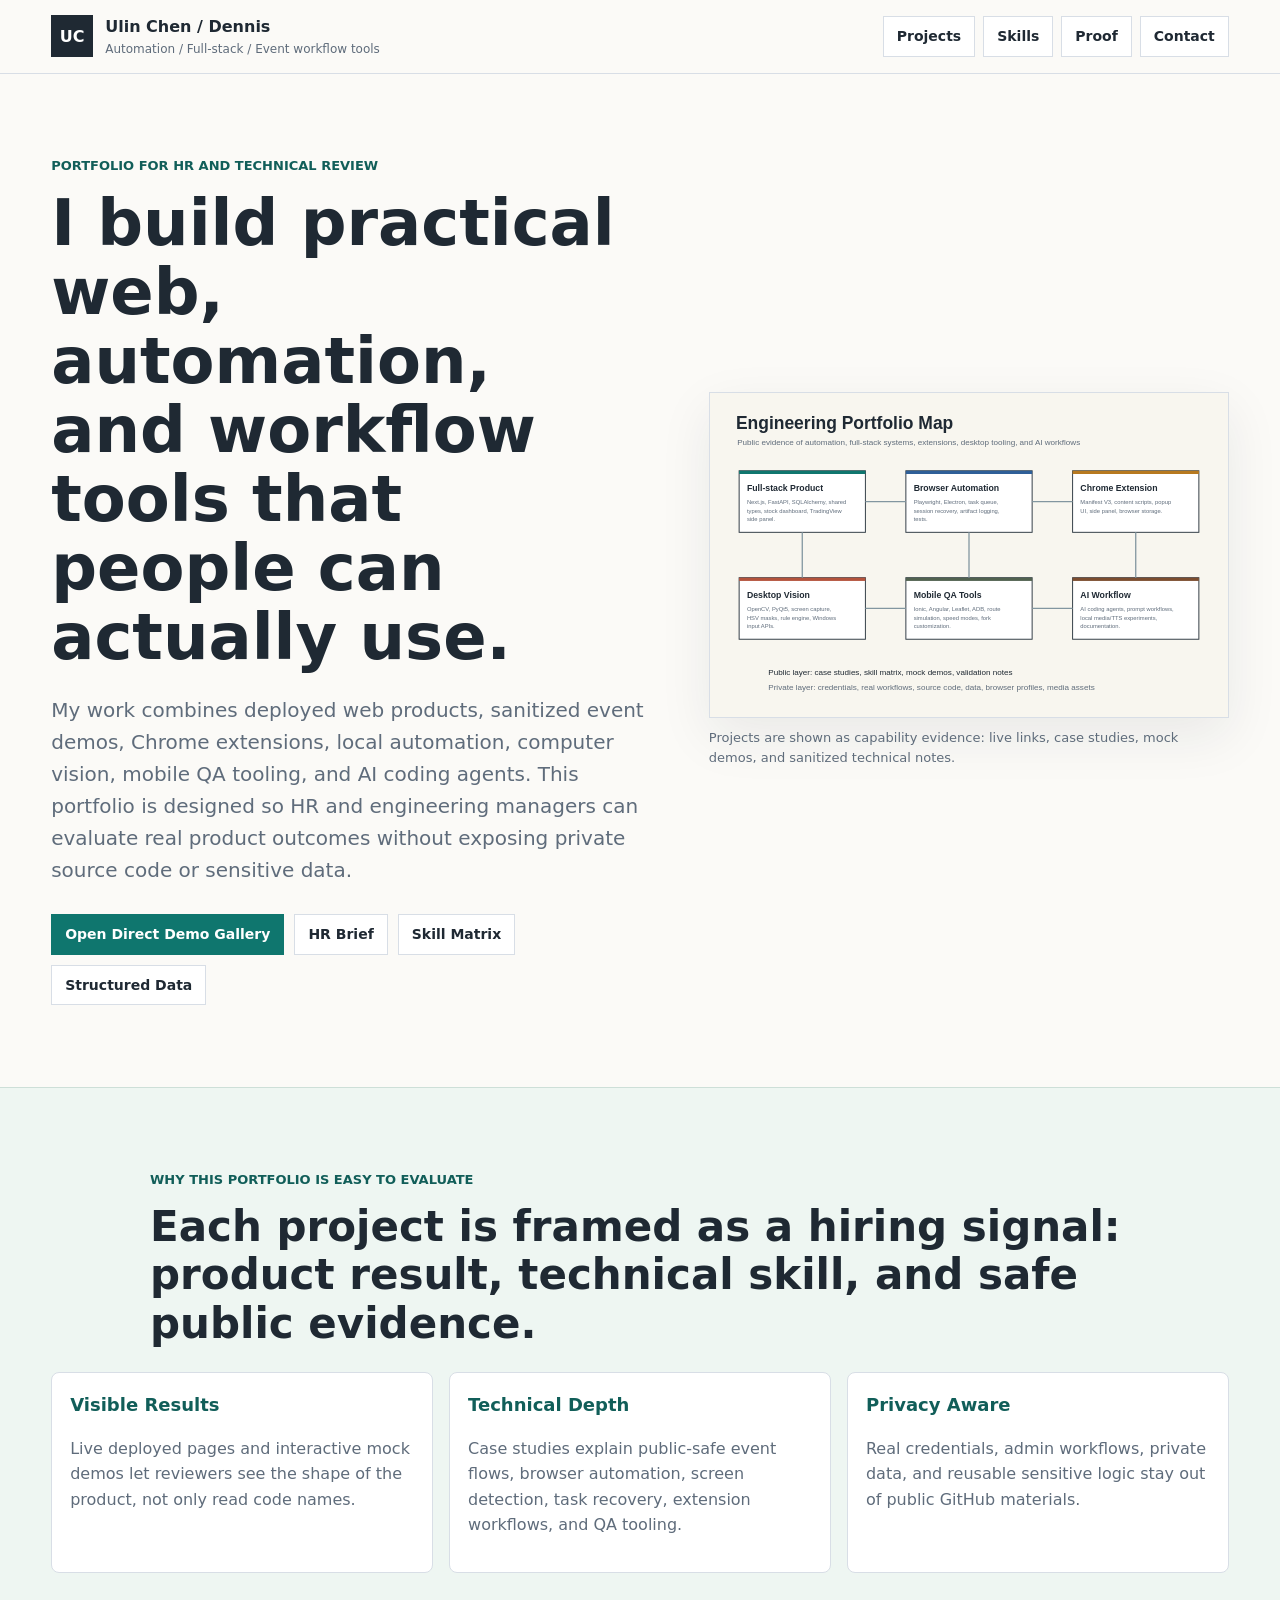
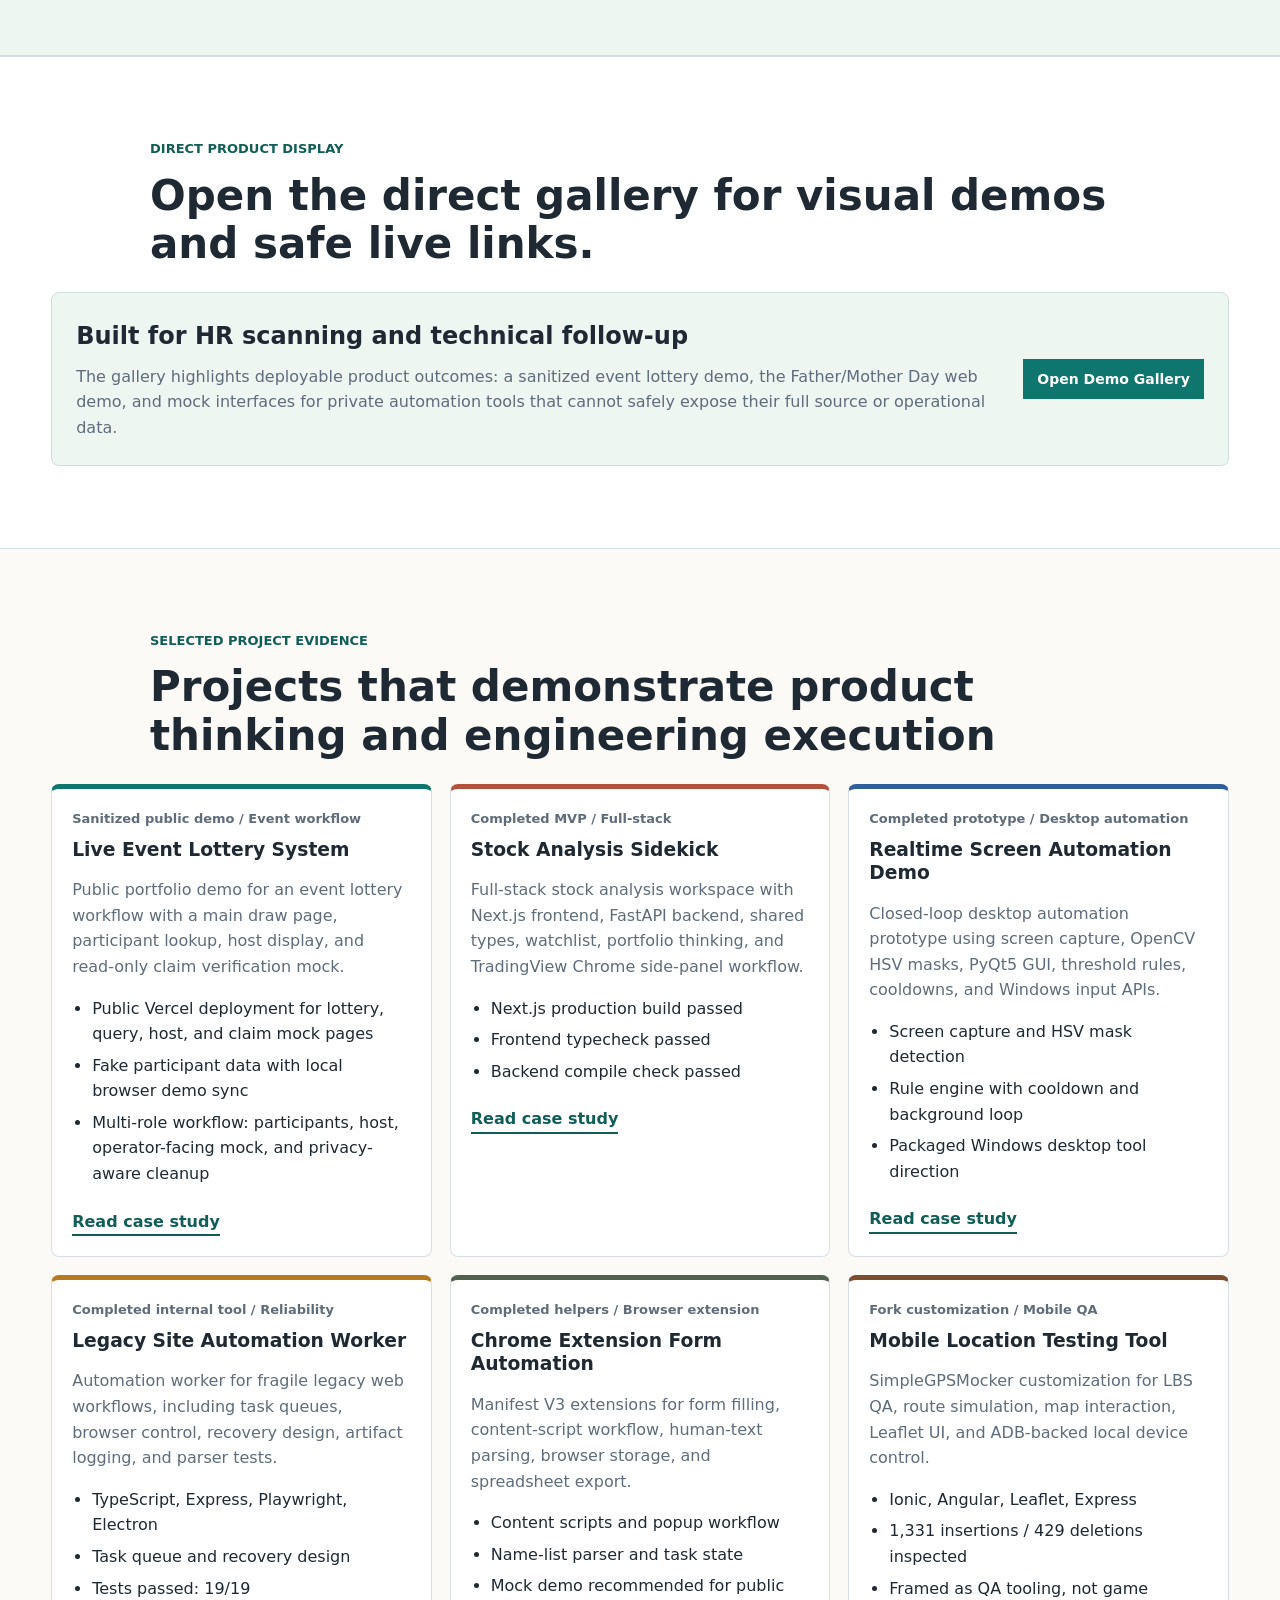
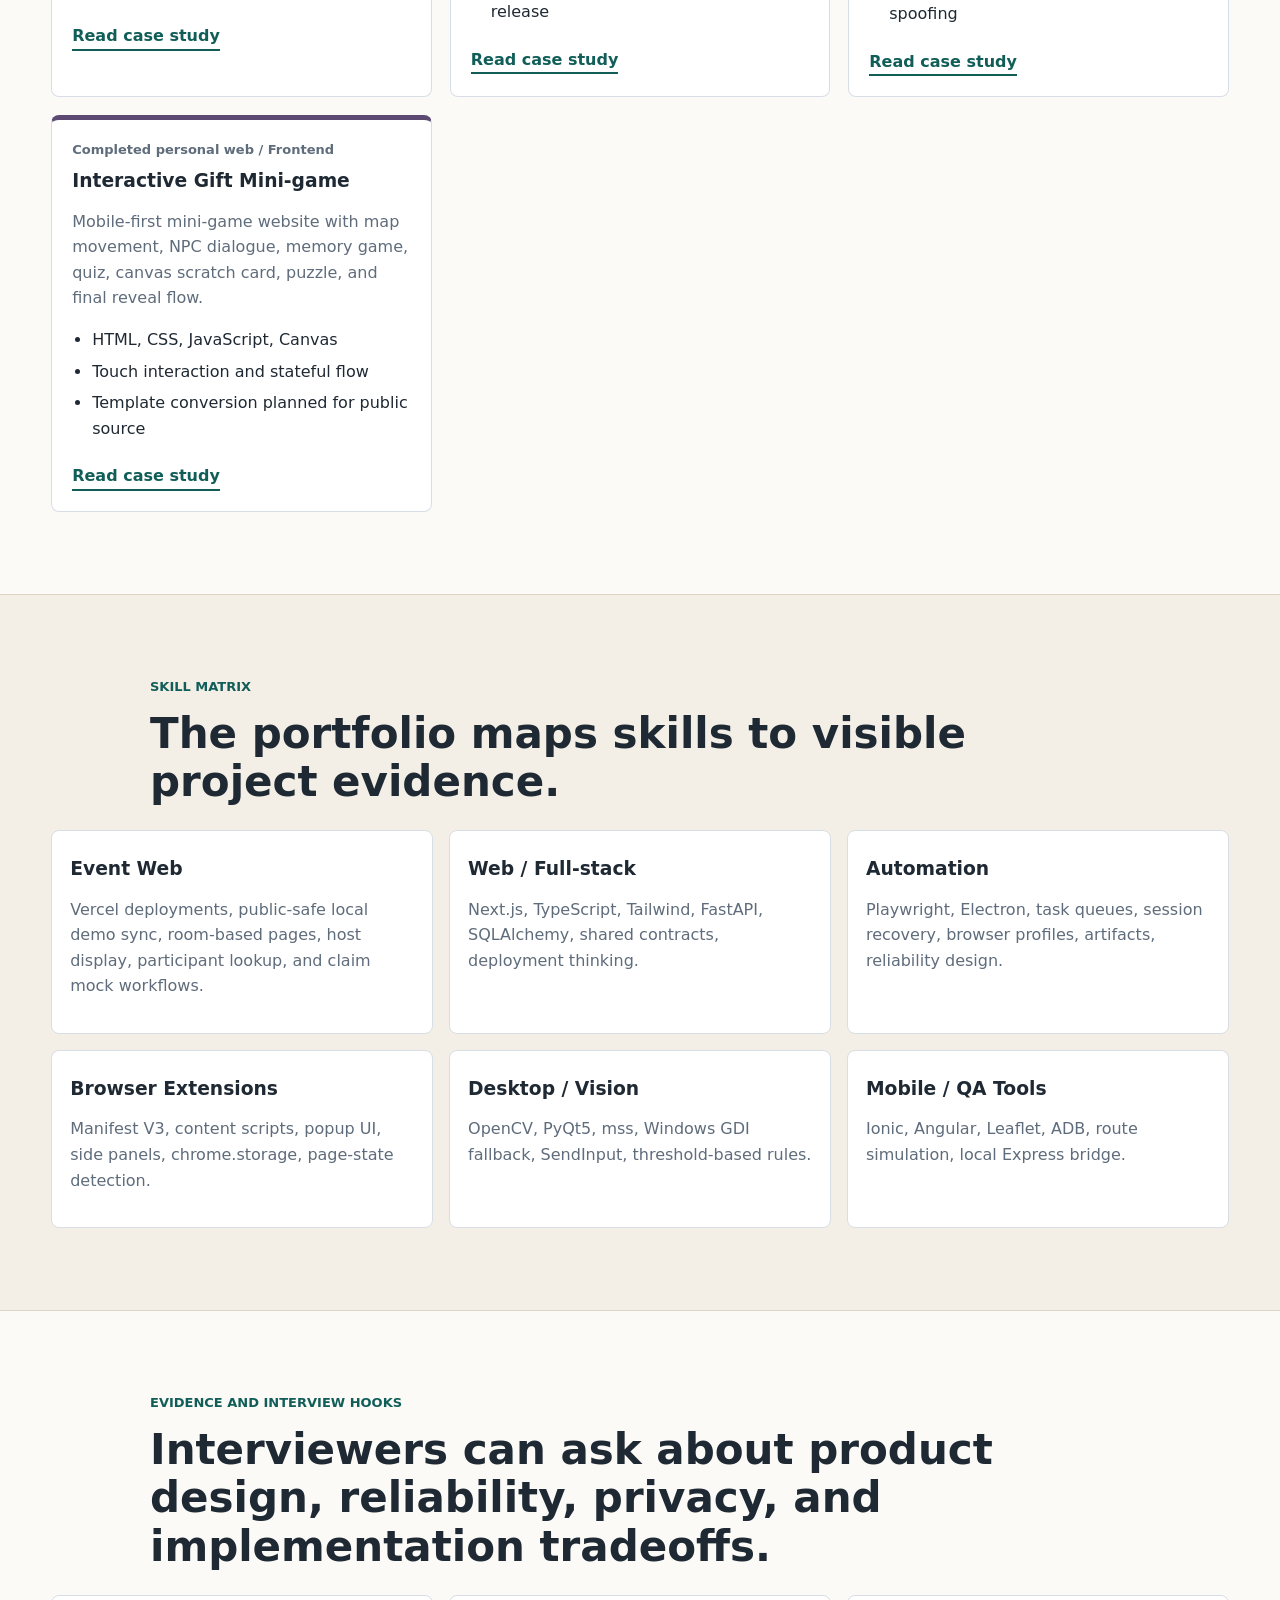
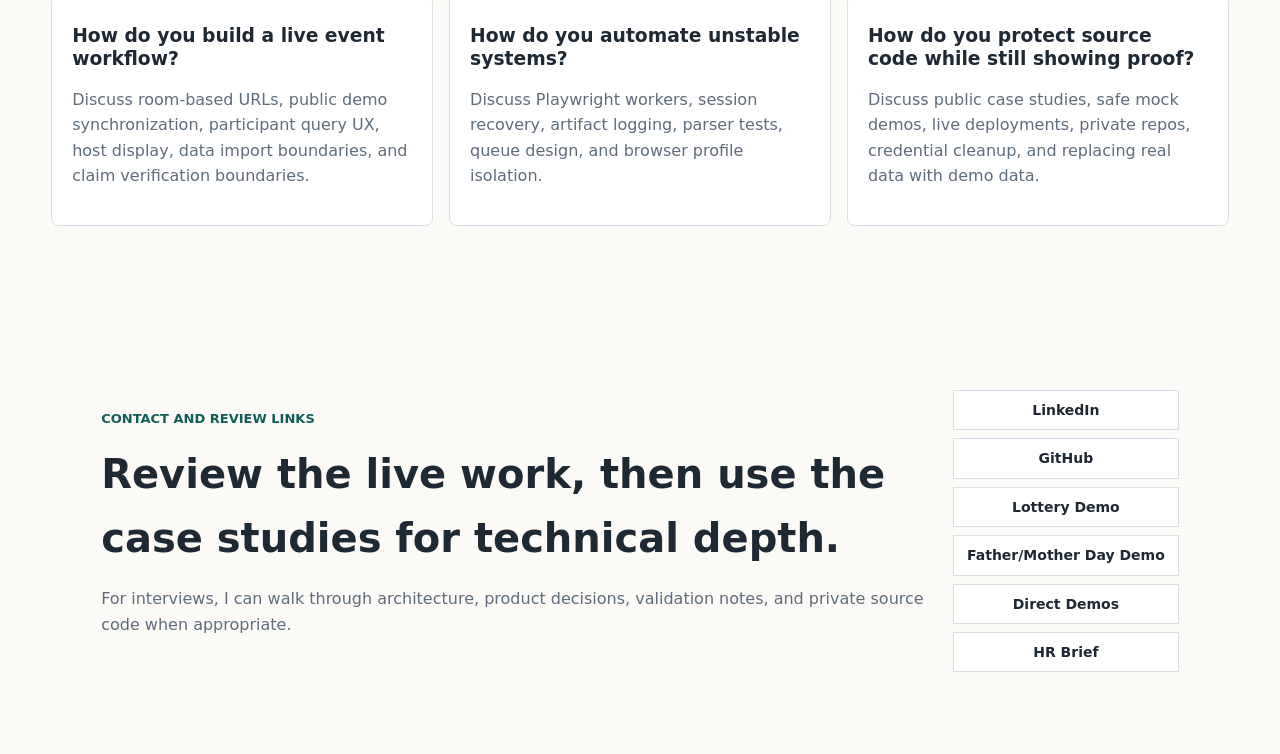
<file: index.html>
<!doctype html>
<html lang="zh-Hant">
  <head>
    <meta charset="utf-8">
    <meta name="viewport" content="width=device-width, initial-scale=1">
    <meta name="description" content="Ulin Chen / Dennis engineering portfolio: sanitized event demos, automation, full-stack web, Chrome Extension, desktop automation, mobile testing, and AI-assisted development case studies.">
    <meta name="author" content="Ulin Chen">
    <title>Ulin Chen / Dennis - Engineering Portfolio</title>
    <link rel="stylesheet" href="styles.css">
  </head>
  <body>
    <header class="topbar">
      <a class="brand" href="#top" aria-label="Portfolio home">
        <span class="brand-mark">UC</span>
        <span>
          <strong>Ulin Chen / Dennis</strong>
          <small>Automation / Full-stack / Event workflow tools</small>
        </span>
      </a>
      <nav aria-label="Main navigation">
        <a href="#projects">Projects</a>
        <a href="#skills">Skills</a>
        <a href="#proof">Proof</a>
        <a href="#contact">Contact</a>
      </nav>
    </header>

    <main id="top">
      <section class="intro-band">
        <div class="intro-grid">
          <div class="intro-copy">
            <p class="eyebrow">Portfolio for HR and technical review</p>
            <h1>I build practical web, automation, and workflow tools that people can actually use.</h1>
            <p class="lead">
              My work combines deployed web products, sanitized event demos, Chrome extensions, local automation,
              computer vision, mobile QA tooling, and AI coding agents. This portfolio is designed so HR and
              engineering managers can evaluate real product outcomes without exposing private source code or sensitive data.
            </p>
            <div class="cta-row" aria-label="Portfolio links">
              <a class="button primary" href="demos/showcase.html">Open Direct Demo Gallery</a>
              <a class="button" href="hr-brief.md">HR Brief</a>
              <a class="button" href="skill-matrix.md">Skill Matrix</a>
              <a class="button" href="portfolio-data.json">Structured Data</a>
            </div>
          </div>
          <figure class="system-visual">
            <img src="assets/systems-overview.svg" alt="Portfolio systems map showing web, extension, automation, desktop, data, and AI workflow layers">
            <figcaption>Projects are shown as capability evidence: live links, case studies, mock demos, and sanitized technical notes.</figcaption>
          </figure>
        </div>
      </section>

      <section class="signal-band" aria-labelledby="signals-title">
        <div class="section-head">
          <p class="eyebrow">Why this portfolio is easy to evaluate</p>
          <h2 id="signals-title">Each project is framed as a hiring signal: product result, technical skill, and safe public evidence.</h2>
        </div>
        <div class="signal-grid">
          <article class="signal">
            <strong>Visible Results</strong>
            <p>Live deployed pages and interactive mock demos let reviewers see the shape of the product, not only read code names.</p>
          </article>
          <article class="signal">
            <strong>Technical Depth</strong>
            <p>Case studies explain public-safe event flows, browser automation, screen detection, task recovery, extension workflows, and QA tooling.</p>
          </article>
          <article class="signal">
            <strong>Privacy Aware</strong>
            <p>Real credentials, admin workflows, private data, and reusable sensitive logic stay out of public GitHub materials.</p>
          </article>
        </div>
      </section>

      <section class="content-band direct-band" aria-labelledby="direct-title">
        <div class="section-head">
          <p class="eyebrow">Direct product display</p>
          <h2 id="direct-title">Open the direct gallery for visual demos and safe live links.</h2>
        </div>
        <div class="direct-layout">
          <div class="direct-copy">
            <h3>Built for HR scanning and technical follow-up</h3>
            <p>
              The gallery highlights deployable product outcomes: a sanitized event lottery demo, the Father/Mother Day web demo,
              and mock interfaces for private automation tools that cannot safely expose their full source or operational data.
            </p>
          </div>
          <a class="button primary" href="demos/showcase.html">Open Demo Gallery</a>
        </div>
      </section>

      <section id="projects" class="content-band" aria-labelledby="projects-title">
        <div class="section-head">
          <p class="eyebrow">Selected project evidence</p>
          <h2 id="projects-title">Projects that demonstrate product thinking and engineering execution</h2>
        </div>
        <div class="project-grid">
          <article class="project-card featured">
            <div class="project-meta">Sanitized public demo / Event workflow</div>
            <h3>Live Event Lottery System</h3>
            <p>Public portfolio demo for an event lottery workflow with a main draw page, participant lookup, host display, and read-only claim verification mock.</p>
            <ul>
              <li>Public Vercel deployment for lottery, query, host, and claim mock pages</li>
              <li>Fake participant data with local browser demo sync</li>
              <li>Multi-role workflow: participants, host, operator-facing mock, and privacy-aware cleanup</li>
            </ul>
            <a href="case-studies/live-event-lottery-system.md">Read case study</a>
          </article>

          <article class="project-card">
            <div class="project-meta">Completed MVP / Full-stack</div>
            <h3>Stock Analysis Sidekick</h3>
            <p>Full-stack stock analysis workspace with Next.js frontend, FastAPI backend, shared types, watchlist, portfolio thinking, and TradingView Chrome side-panel workflow.</p>
            <ul>
              <li>Next.js production build passed</li>
              <li>Frontend typecheck passed</li>
              <li>Backend compile check passed</li>
            </ul>
            <a href="case-studies/stock-analysis-sidekick.md">Read case study</a>
          </article>

          <article class="project-card">
            <div class="project-meta">Completed prototype / Desktop automation</div>
            <h3>Realtime Screen Automation Demo</h3>
            <p>Closed-loop desktop automation prototype using screen capture, OpenCV HSV masks, PyQt5 GUI, threshold rules, cooldowns, and Windows input APIs.</p>
            <ul>
              <li>Screen capture and HSV mask detection</li>
              <li>Rule engine with cooldown and background loop</li>
              <li>Packaged Windows desktop tool direction</li>
            </ul>
            <a href="case-studies/realtime-screen-automation-demo.md">Read case study</a>
          </article>

          <article class="project-card">
            <div class="project-meta">Completed internal tool / Reliability</div>
            <h3>Legacy Site Automation Worker</h3>
            <p>Automation worker for fragile legacy web workflows, including task queues, browser control, recovery design, artifact logging, and parser tests.</p>
            <ul>
              <li>TypeScript, Express, Playwright, Electron</li>
              <li>Task queue and recovery design</li>
              <li>Tests passed: 19/19</li>
            </ul>
            <a href="case-studies/legacy-site-automation-worker.md">Read case study</a>
          </article>

          <article class="project-card">
            <div class="project-meta">Completed helpers / Browser extension</div>
            <h3>Chrome Extension Form Automation</h3>
            <p>Manifest V3 extensions for form filling, content-script workflow, human-text parsing, browser storage, and spreadsheet export.</p>
            <ul>
              <li>Content scripts and popup workflow</li>
              <li>Name-list parser and task state</li>
              <li>Mock demo recommended for public release</li>
            </ul>
            <a href="case-studies/chrome-extension-form-automation.md">Read case study</a>
          </article>

          <article class="project-card">
            <div class="project-meta">Fork customization / Mobile QA</div>
            <h3>Mobile Location Testing Tool</h3>
            <p>SimpleGPSMocker customization for LBS QA, route simulation, map interaction, Leaflet UI, and ADB-backed local device control.</p>
            <ul>
              <li>Ionic, Angular, Leaflet, Express</li>
              <li>1,331 insertions / 429 deletions inspected</li>
              <li>Framed as QA tooling, not game spoofing</li>
            </ul>
            <a href="case-studies/mobile-location-testing-tool.md">Read case study</a>
          </article>

          <article class="project-card">
            <div class="project-meta">Completed personal web / Frontend</div>
            <h3>Interactive Gift Mini-game</h3>
            <p>Mobile-first mini-game website with map movement, NPC dialogue, memory game, quiz, canvas scratch card, puzzle, and final reveal flow.</p>
            <ul>
              <li>HTML, CSS, JavaScript, Canvas</li>
              <li>Touch interaction and stateful flow</li>
              <li>Template conversion planned for public source</li>
            </ul>
            <a href="case-studies/interactive-gift-mini-game.md">Read case study</a>
          </article>
        </div>
      </section>

      <section id="skills" class="content-band muted" aria-labelledby="skills-title">
        <div class="section-head">
          <p class="eyebrow">Skill matrix</p>
          <h2 id="skills-title">The portfolio maps skills to visible project evidence.</h2>
        </div>
        <div class="skill-layout">
          <div class="skill-column">
            <h3>Event Web</h3>
            <p>Vercel deployments, public-safe local demo sync, room-based pages, host display, participant lookup, and claim mock workflows.</p>
          </div>
          <div class="skill-column">
            <h3>Web / Full-stack</h3>
            <p>Next.js, TypeScript, Tailwind, FastAPI, SQLAlchemy, shared contracts, deployment thinking.</p>
          </div>
          <div class="skill-column">
            <h3>Automation</h3>
            <p>Playwright, Electron, task queues, session recovery, browser profiles, artifacts, reliability design.</p>
          </div>
          <div class="skill-column">
            <h3>Browser Extensions</h3>
            <p>Manifest V3, content scripts, popup UI, side panels, chrome.storage, page-state detection.</p>
          </div>
          <div class="skill-column">
            <h3>Desktop / Vision</h3>
            <p>OpenCV, PyQt5, mss, Windows GDI fallback, SendInput, threshold-based rules.</p>
          </div>
          <div class="skill-column">
            <h3>Mobile / QA Tools</h3>
            <p>Ionic, Angular, Leaflet, ADB, route simulation, local Express bridge.</p>
          </div>
        </div>
      </section>

      <section id="proof" class="content-band" aria-labelledby="proof-title">
        <div class="section-head">
          <p class="eyebrow">Evidence and interview hooks</p>
          <h2 id="proof-title">Interviewers can ask about product design, reliability, privacy, and implementation tradeoffs.</h2>
        </div>
        <div class="proof-grid">
          <article>
            <h3>How do you build a live event workflow?</h3>
            <p>Discuss room-based URLs, public demo synchronization, participant query UX, host display, data import boundaries, and claim verification boundaries.</p>
          </article>
          <article>
            <h3>How do you automate unstable systems?</h3>
            <p>Discuss Playwright workers, session recovery, artifact logging, parser tests, queue design, and browser profile isolation.</p>
          </article>
          <article>
            <h3>How do you protect source code while still showing proof?</h3>
            <p>Discuss public case studies, safe mock demos, live deployments, private repos, credential cleanup, and replacing real data with demo data.</p>
          </article>
        </div>
      </section>

      <section id="contact" class="contact-band" aria-labelledby="contact-title">
        <div>
          <p class="eyebrow">Contact and review links</p>
          <h2 id="contact-title">Review the live work, then use the case studies for technical depth.</h2>
          <p>For interviews, I can walk through architecture, product decisions, validation notes, and private source code when appropriate.</p>
        </div>
        <div class="link-list">
          <a href="https://www.linkedin.com/in/ulin-chen-a0050b3a9">LinkedIn</a>
          <a href="https://github.com/dennis23100">GitHub</a>
          <a href="https://byyoung184179.vercel.app/lottery.html?room=2026">Lottery Demo</a>
          <a href="https://fathermotherday.vercel.app/">Father/Mother Day Demo</a>
          <a href="demos/showcase.html">Direct Demos</a>
          <a href="hr-brief.md">HR Brief</a>
        </div>
      </section>
    </main>
  </body>
</html>
</file>
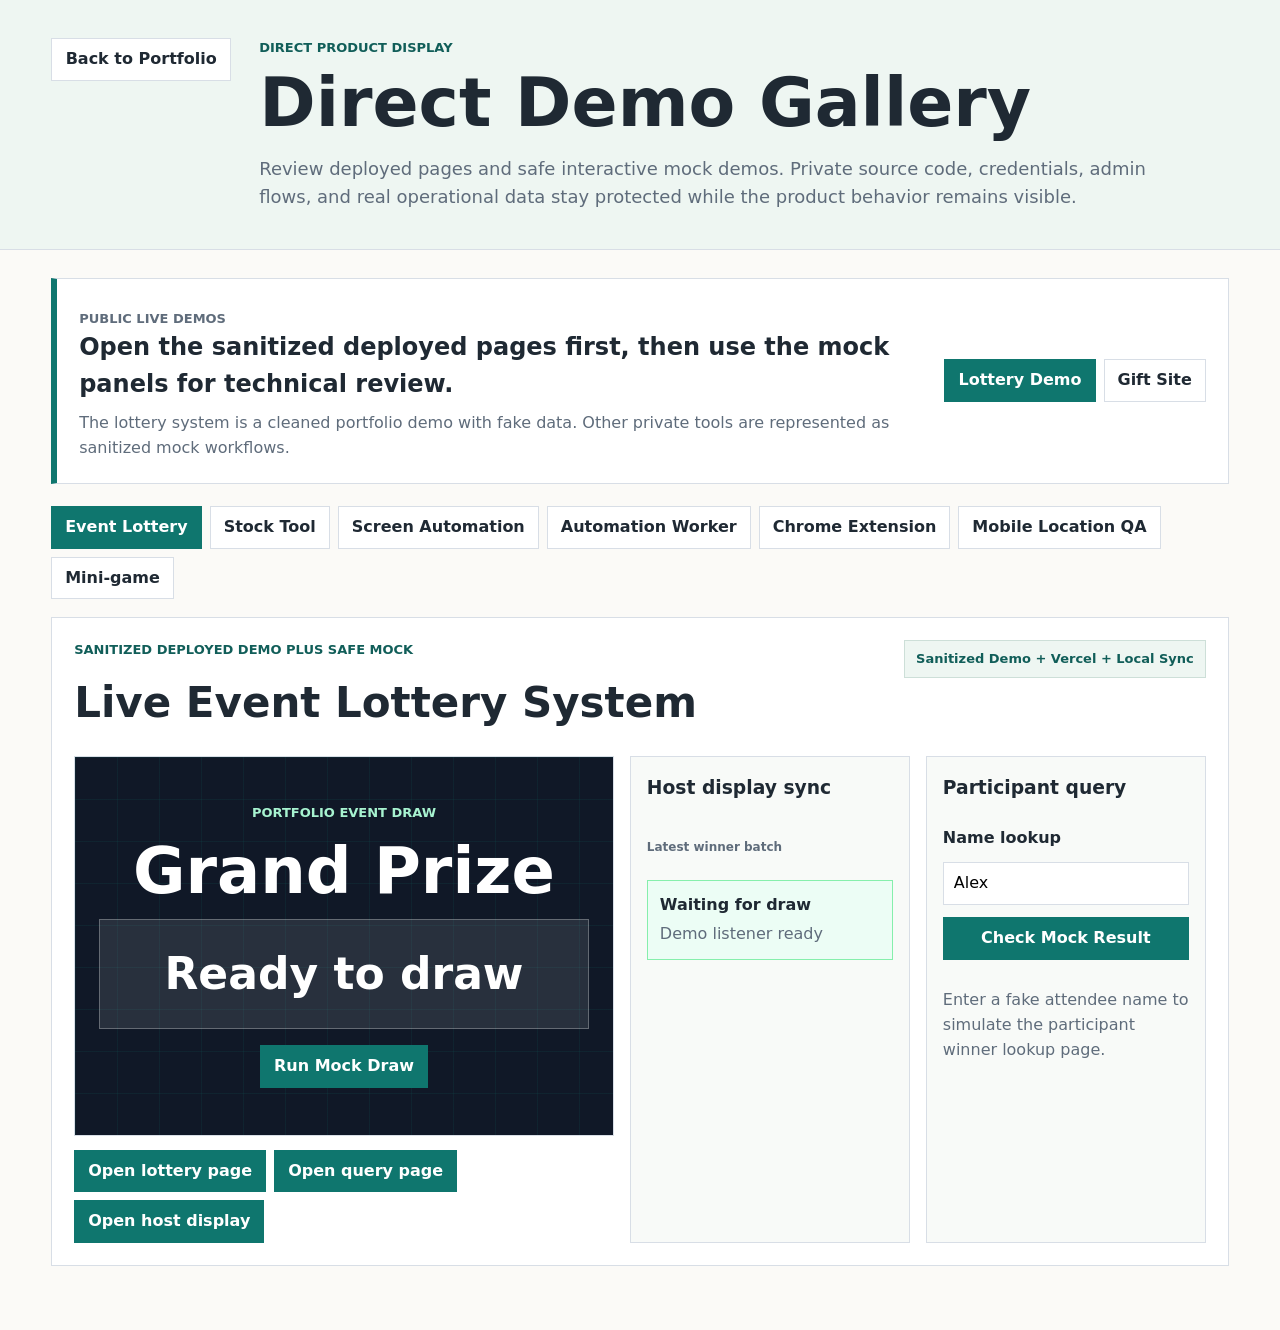
<file: demos/showcase.html>
<!doctype html>
<html lang="zh-Hant">
  <head>
    <meta charset="utf-8">
    <meta name="viewport" content="width=device-width, initial-scale=1">
    <meta name="description" content="Direct interactive demos and safe live links for Ulin Chen / Dennis engineering portfolio.">
    <title>Direct Demo Gallery - Ulin Chen / Dennis</title>
    <link rel="stylesheet" href="showcase.css">
  </head>
  <body>
    <header class="demo-header">
      <a class="back-link" href="../index.html">Back to Portfolio</a>
      <div>
        <p class="eyebrow">Direct product display</p>
        <h1>Direct Demo Gallery</h1>
        <p class="lead">
          Review deployed pages and safe interactive mock demos. Private source code, credentials, admin flows,
          and real operational data stay protected while the product behavior remains visible.
        </p>
      </div>
    </header>

    <main>
      <section class="live-demo-strip" aria-labelledby="live-title">
        <div>
          <p class="eyebrow">Public live demos</p>
          <h2 id="live-title">Open the sanitized deployed pages first, then use the mock panels for technical review.</h2>
          <p>The lottery system is a cleaned portfolio demo with fake data. Other private tools are represented as sanitized mock workflows.</p>
        </div>
        <div class="live-link-group">
          <a class="primary-link" href="https://byyoung184179.vercel.app/lottery.html?room=2026">Lottery Demo</a>
          <a class="primary-link secondary" href="https://fathermotherday.vercel.app/">Gift Site</a>
        </div>
      </section>

      <nav class="demo-tabs" aria-label="Demo selector">
        <button class="active" data-demo="lottery">Event Lottery</button>
        <button data-demo="stock">Stock Tool</button>
        <button data-demo="screen">Screen Automation</button>
        <button data-demo="worker">Automation Worker</button>
        <button data-demo="extension">Chrome Extension</button>
        <button data-demo="location">Mobile Location QA</button>
        <button data-demo="game">Mini-game</button>
      </nav>

      <section class="demo-panel active" id="demo-lottery">
        <div class="panel-head">
          <div>
            <p class="eyebrow">Sanitized deployed demo plus safe mock</p>
            <h2>Live Event Lottery System</h2>
          </div>
          <span class="status-pill">Sanitized Demo + Vercel + Local Sync</span>
        </div>
        <div class="lottery-grid">
          <div class="lottery-stage">
            <div class="stage-screen">
              <span class="stage-title">Portfolio Event Draw</span>
              <strong class="prize-name">Grand Prize</strong>
              <div class="winner-reel" id="winner-reel">Ready to draw</div>
              <button id="mock-draw">Run Mock Draw</button>
            </div>
            <div class="live-links">
              <a href="https://byyoung184179.vercel.app/lottery.html?room=2026">Open lottery page</a>
              <a href="https://byyoung184179.vercel.app/check.html?room=2026">Open query page</a>
              <a href="https://byyoung184179.vercel.app/hoster.html?room=2026">Open host display</a>
            </div>
          </div>
          <aside class="host-sync-card">
            <h3>Host display sync</h3>
            <p class="label">Latest winner batch</p>
            <div id="host-batches">
              <article class="host-batch latest">
                <strong>Waiting for draw</strong>
                <span>Demo listener ready</span>
              </article>
            </div>
          </aside>
          <aside class="query-card">
            <h3>Participant query</h3>
            <label for="winner-query">Name lookup</label>
            <input id="winner-query" type="text" value="Alex" autocomplete="off">
            <button id="query-winner">Check Mock Result</button>
            <p id="query-result">Enter a fake attendee name to simulate the participant winner lookup page.</p>
          </aside>
        </div>
      </section>

      <section class="demo-panel" id="demo-stock">
        <div class="panel-head">
          <div>
            <p class="eyebrow">Completed MVP mock</p>
            <h2>Stock Analysis Sidekick</h2>
          </div>
          <span class="status-pill">Next.js + FastAPI + Extension</span>
        </div>
        <div class="stock-grid">
          <aside class="watchlist">
            <h3>Watchlist</h3>
            <button class="symbol active" data-symbol="NVDA">NVDA</button>
            <button class="symbol" data-symbol="TSLA">TSLA</button>
            <button class="symbol" data-symbol="AAPL">AAPL</button>
            <button class="symbol" data-symbol="MSFT">MSFT</button>
          </aside>
          <div class="stock-main">
            <div class="quote-row">
              <div>
                <span class="label">Active Symbol</span>
                <strong id="stock-symbol">NVDA</strong>
              </div>
              <div>
                <span class="label">Decision Bias</span>
                <strong id="stock-bias">Watch / Wait</strong>
              </div>
              <div>
                <span class="label">Risk</span>
                <strong id="stock-risk">Medium</strong>
              </div>
            </div>
            <div class="chart" aria-label="Mock stock chart">
              <span style="height: 44%"></span>
              <span style="height: 56%"></span>
              <span style="height: 42%"></span>
              <span style="height: 64%"></span>
              <span style="height: 72%"></span>
              <span style="height: 62%"></span>
              <span style="height: 78%"></span>
              <span style="height: 84%"></span>
              <span style="height: 70%"></span>
              <span style="height: 88%"></span>
            </div>
            <div class="metrics">
              <article><span>Momentum</span><strong id="momentum">72</strong></article>
              <article><span>Valuation</span><strong id="valuation">48</strong></article>
              <article><span>News Risk</span><strong id="news-risk">61</strong></article>
            </div>
          </div>
          <aside class="ai-card">
            <h3>AI Review Prompt</h3>
            <p id="prompt-preview">Analyze NVDA with technical momentum, valuation risk, portfolio exposure, and wait-for-entry strategy.</p>
            <button id="copy-prompt">Simulate Copy Prompt</button>
            <small id="prompt-state">Ready</small>
          </aside>
        </div>
      </section>

      <section class="demo-panel" id="demo-screen">
        <div class="panel-head">
          <div>
            <p class="eyebrow">Safe mock of desktop automation</p>
            <h2>Realtime Screen Automation Demo</h2>
          </div>
          <span class="status-pill">OpenCV + PyQt5 + Rule Engine</span>
        </div>
        <div class="screen-grid">
          <div class="meter-stage">
            <div class="mock-window">
              <div class="window-title">Mock Desktop Meter</div>
              <div class="meter-row"><span>HP</span><div class="meter"><i id="hp-fill"></i></div><strong id="hp-text">64%</strong></div>
              <div class="meter-row"><span>MP</span><div class="meter blue"><i id="mp-fill"></i></div><strong id="mp-text">82%</strong></div>
            </div>
            <div class="mask-preview">
              <div class="mask red"></div>
              <div class="mask blue"></div>
              <p>HSV mask preview</p>
            </div>
          </div>
          <aside class="controls-card">
            <label>HP threshold simulation <input id="hp-slider" type="range" min="5" max="100" value="64"></label>
            <label>MP threshold simulation <input id="mp-slider" type="range" min="5" max="100" value="82"></label>
            <div class="rule-output" id="rule-output">State: monitoring. No action triggered.</div>
          </aside>
        </div>
      </section>

      <section class="demo-panel" id="demo-worker">
        <div class="panel-head">
          <div>
            <p class="eyebrow">Reliability system mock</p>
            <h2>Legacy Site Automation Worker</h2>
          </div>
          <span class="status-pill">Playwright + Electron + Recovery</span>
        </div>
        <div class="worker-grid">
          <div class="pipeline">
            <article><span>1</span><strong>Receive Task</strong><p>Structured payload enters local queue.</p></article>
            <article><span>2</span><strong>Open Browser</strong><p>Playwright controls isolated profile.</p></article>
            <article><span>3</span><strong>Detect State</strong><p>Worker checks page, dialog, login, and white-page states.</p></article>
            <article><span>4</span><strong>Recover</strong><p>Retry, relogin, restart, or capture artifact.</p></article>
          </div>
          <aside class="log-card">
            <button id="run-worker">Run Mock Task</button>
            <pre id="worker-log">worker ready
queue idle</pre>
          </aside>
        </div>
      </section>

      <section class="demo-panel" id="demo-extension">
        <div class="panel-head">
          <div>
            <p class="eyebrow">Browser extension mock</p>
            <h2>Chrome Extension Form Automation</h2>
          </div>
          <span class="status-pill">Manifest V3 + Content Script</span>
        </div>
        <div class="extension-grid">
          <aside class="extension-popup">
            <h3>Extension Popup</h3>
            <textarea id="name-input">Alice 101
Bob 102
Carol 103</textarea>
            <button id="parse-names">Parse and Fill Mock Form</button>
          </aside>
          <div class="mock-form">
            <h3>Mock Legacy Form</h3>
            <table>
              <thead><tr><th>Name</th><th>Area</th><th>Status</th></tr></thead>
              <tbody id="form-body">
                <tr><td colspan="3">Waiting for parsed input.</td></tr>
              </tbody>
            </table>
          </div>
        </div>
      </section>

      <section class="demo-panel" id="demo-location">
        <div class="panel-head">
          <div>
            <p class="eyebrow">LBS QA tooling mock</p>
            <h2>Mobile Location Testing Tool</h2>
          </div>
          <span class="status-pill">Ionic + Angular + Leaflet + ADB</span>
        </div>
        <div class="location-grid">
          <div class="map-mock">
            <div class="route-line"></div>
            <button class="pin pin-a" data-point="A">A</button>
            <button class="pin pin-b" data-point="B">B</button>
            <button class="pin pin-c" data-point="C">C</button>
          </div>
          <aside class="route-card">
            <h3>Route Simulation</h3>
            <div class="speed-row">
              <button data-speed="5" class="speed active">Walk</button>
              <button data-speed="19" class="speed">Bike</button>
              <button data-speed="100" class="speed">Drive</button>
            </div>
            <p id="location-state">Selected route point: A. Speed: 5 km/h.</p>
            <button id="simulate-adb">Simulate ADB Update</button>
            <small id="adb-state">Device bridge ready</small>
          </aside>
        </div>
      </section>

      <section class="demo-panel" id="demo-game">
        <div class="panel-head">
          <div>
            <p class="eyebrow">Frontend interaction mock</p>
            <h2>Interactive Gift Mini-game</h2>
          </div>
          <span class="status-pill">HTML + CSS + JS + Canvas Flow</span>
        </div>
        <div class="game-grid">
          <div class="mini-map">
            <button class="npc" data-line="Welcome. Complete the memory step to unlock the next scene.">NPC 1</button>
            <button class="npc" data-line="A puzzle, quiz, scratch card, and final reveal can be chained safely.">NPC 2</button>
            <button class="npc" data-line="Private photos and letters are replaced with template assets before public release.">NPC 3</button>
          </div>
          <aside class="dialogue-card">
            <h3>Dialogue</h3>
            <p id="npc-dialogue">Tap an NPC marker to preview the interaction flow.</p>
            <div class="unlock-track"><span></span><span></span><span></span><span></span></div>
          </aside>
        </div>
      </section>
    </main>
    <script src="showcase.js"></script>
  </body>
</html>
</file>
<file: styles.css>
:root {
  --ink: #1f2933;
  --muted: #5f6c7b;
  --line: #d8dee6;
  --paper: #fbfaf7;
  --panel: #ffffff;
  --teal: #0f766e;
  --teal-dark: #115e59;
  --amber: #b7791f;
  --coral: #b4533c;
  --blue: #2f5f98;
  --shadow: 0 18px 50px rgba(31, 41, 51, 0.08);
}

* {
  box-sizing: border-box;
}

html {
  scroll-behavior: smooth;
}

body {
  margin: 0;
  background: var(--paper);
  color: var(--ink);
  font-family: Inter, ui-sans-serif, system-ui, -apple-system, BlinkMacSystemFont, "Segoe UI", "Noto Sans TC", sans-serif;
  line-height: 1.6;
}

a {
  color: inherit;
  text-decoration: none;
}

.topbar {
  position: sticky;
  top: 0;
  z-index: 20;
  display: flex;
  align-items: center;
  justify-content: space-between;
  gap: 24px;
  padding: 14px clamp(18px, 4vw, 56px);
  background: rgba(251, 250, 247, 0.94);
  border-bottom: 1px solid var(--line);
  backdrop-filter: blur(12px);
}

.brand {
  display: inline-flex;
  align-items: center;
  gap: 12px;
  min-width: 240px;
}

.brand-mark {
  display: inline-grid;
  width: 42px;
  height: 42px;
  place-items: center;
  border: 1px solid var(--ink);
  background: var(--ink);
  color: #fff;
  font-weight: 800;
  letter-spacing: 0;
}

.brand strong,
.brand small {
  display: block;
}

.brand small {
  color: var(--muted);
  font-size: 12px;
}

nav {
  display: flex;
  flex-wrap: wrap;
  justify-content: flex-end;
  gap: 8px;
}

nav a,
.button,
.link-list a {
  display: inline-flex;
  align-items: center;
  justify-content: center;
  min-height: 40px;
  padding: 8px 13px;
  border: 1px solid var(--line);
  background: #fff;
  font-size: 14px;
  font-weight: 700;
}

nav a:hover,
.button:hover,
.link-list a:hover {
  border-color: var(--teal);
  color: var(--teal-dark);
}

.intro-band,
.signal-band,
.content-band,
.contact-band {
  padding: clamp(38px, 7vw, 82px) clamp(18px, 4vw, 56px);
}

.intro-grid {
  display: grid;
  grid-template-columns: minmax(0, 1fr) minmax(320px, 520px);
  gap: clamp(28px, 5vw, 72px);
  align-items: center;
  max-width: 1180px;
  margin: 0 auto;
}

.intro-copy h1 {
  max-width: 820px;
  margin: 0;
  font-size: clamp(34px, 5vw, 64px);
  line-height: 1.08;
  letter-spacing: 0;
}

.lead {
  max-width: 760px;
  margin: 22px 0 0;
  color: var(--muted);
  font-size: clamp(16px, 2vw, 20px);
}

.eyebrow {
  margin: 0 0 12px;
  color: var(--teal-dark);
  font-size: 13px;
  font-weight: 800;
  letter-spacing: 0;
  text-transform: uppercase;
}

.cta-row {
  display: flex;
  flex-wrap: wrap;
  gap: 10px;
  margin-top: 28px;
}

.button.primary {
  background: var(--teal);
  border-color: var(--teal);
  color: #fff;
}

.system-visual {
  margin: 0;
}

.system-visual img {
  display: block;
  width: 100%;
  height: auto;
  border: 1px solid var(--line);
  box-shadow: var(--shadow);
}

.system-visual figcaption {
  margin-top: 10px;
  color: var(--muted);
  font-size: 13px;
}

.section-head {
  max-width: 980px;
  margin: 0 auto 24px;
}

.section-head h2 {
  margin: 0;
  font-size: clamp(26px, 4vw, 42px);
  line-height: 1.15;
  letter-spacing: 0;
}

.signal-band {
  background: #eef6f2;
  border-block: 1px solid #cddfd8;
}

.signal-grid,
.proof-grid {
  display: grid;
  grid-template-columns: repeat(3, minmax(0, 1fr));
  gap: 16px;
  max-width: 1180px;
  margin: 0 auto;
}

.signal,
.proof-grid article,
.project-card,
.skill-column {
  background: var(--panel);
  border: 1px solid var(--line);
  border-radius: 8px;
}

.signal {
  padding: 18px;
}

.signal strong {
  display: block;
  color: var(--teal-dark);
  font-size: 18px;
}

.signal p,
.proof-grid p,
.project-card p,
.skill-column p {
  color: var(--muted);
}

.project-grid {
  display: grid;
  grid-template-columns: repeat(3, minmax(0, 1fr));
  gap: 18px;
  max-width: 1180px;
  margin: 0 auto;
}

.project-card {
  min-height: 100%;
  padding: 20px;
}

.project-card.featured {
  border-top: 5px solid var(--teal);
}

.project-card:nth-child(2) {
  border-top: 5px solid var(--coral);
}

.project-card:nth-child(3) {
  border-top: 5px solid var(--blue);
}

.project-card:nth-child(4) {
  border-top: 5px solid var(--amber);
}

.project-card:nth-child(5) {
  border-top: 5px solid #51624f;
}

.project-card:nth-child(6) {
  border-top: 5px solid #7c4d2f;
}

.project-card:nth-child(7) {
  border-top: 5px solid #5c4a72;
}

.project-meta {
  color: var(--muted);
  font-size: 13px;
  font-weight: 800;
}

.project-card h3,
.skill-column h3,
.proof-grid h3 {
  margin: 8px 0;
  line-height: 1.25;
  letter-spacing: 0;
}

.project-card ul {
  margin: 14px 0;
  padding-left: 20px;
}

.project-card li {
  margin: 6px 0;
}

.project-card a {
  display: inline-flex;
  margin-top: 8px;
  color: var(--teal-dark);
  font-weight: 800;
  border-bottom: 2px solid currentColor;
}

.muted {
  background: #f3efe7;
  border-block: 1px solid #ded4c5;
}

.direct-band {
  background: #fff;
  border-block: 1px solid var(--line);
}

.direct-layout {
  display: grid;
  grid-template-columns: minmax(0, 1fr) auto;
  gap: 24px;
  align-items: center;
  max-width: 1180px;
  margin: 0 auto;
  padding: 24px;
  background: #eef6f2;
  border: 1px solid #cddfd8;
  border-radius: 8px;
}

.direct-copy h3 {
  margin: 0 0 8px;
  font-size: 24px;
  letter-spacing: 0;
}

.direct-copy p {
  margin: 0;
  color: var(--muted);
}

.skill-layout {
  display: grid;
  grid-template-columns: repeat(3, minmax(0, 1fr));
  gap: 16px;
  max-width: 1180px;
  margin: 0 auto;
}

.skill-column {
  padding: 18px;
}

.proof-grid article {
  padding: 20px;
}

.contact-band {
  display: grid;
  grid-template-columns: minmax(0, 1fr) auto;
  gap: 24px;
  align-items: center;
  max-width: 1180px;
  margin: 0 auto;
}

.contact-band h2 {
  margin: 0;
  font-size: clamp(24px, 4vw, 40px);
  letter-spacing: 0;
}

.contact-band p:not(.eyebrow) {
  color: var(--muted);
}

.link-list {
  display: grid;
  gap: 8px;
  min-width: 220px;
}

@media (max-width: 980px) {
  .intro-grid,
  .direct-layout,
  .contact-band {
    grid-template-columns: 1fr;
  }

  .project-grid,
  .skill-layout,
  .signal-grid,
  .proof-grid {
    grid-template-columns: repeat(2, minmax(0, 1fr));
  }
}

@media (max-width: 680px) {
  .topbar {
    align-items: flex-start;
    flex-direction: column;
  }

  nav {
    justify-content: flex-start;
  }

  .project-grid,
  .skill-layout,
  .signal-grid,
  .proof-grid {
    grid-template-columns: 1fr;
  }

  .brand {
    min-width: 0;
  }
}
</file>
<file: demos/showcase.css>
:root {
  --ink: #1f2933;
  --muted: #5f6c7b;
  --paper: #fbfaf7;
  --panel: #ffffff;
  --line: #d8dee6;
  --teal: #0f766e;
  --teal-dark: #115e59;
  --blue: #2f5f98;
  --amber: #b7791f;
  --coral: #b4533c;
  --green: #51624f;
  --brown: #7c4d2f;
}

* {
  box-sizing: border-box;
}

body {
  margin: 0;
  background: var(--paper);
  color: var(--ink);
  font-family: Inter, ui-sans-serif, system-ui, -apple-system, BlinkMacSystemFont, "Segoe UI", "Noto Sans TC", sans-serif;
  line-height: 1.55;
}

a,
button {
  font: inherit;
}

button {
  cursor: pointer;
}

.demo-header {
  display: grid;
  grid-template-columns: 180px minmax(0, 1fr);
  gap: 28px;
  align-items: start;
  padding: 38px clamp(18px, 4vw, 56px);
  border-bottom: 1px solid var(--line);
  background: #eef6f2;
}

.back-link,
.primary-link,
.demo-tabs button,
.project-link,
.symbol,
.ai-card button,
.controls-card button,
.log-card button,
.extension-popup button,
.speed,
.route-card button,
#mock-draw,
.query-card button,
.live-links a {
  display: inline-flex;
  align-items: center;
  justify-content: center;
  min-height: 40px;
  padding: 8px 13px;
  border: 1px solid var(--line);
  background: #fff;
  color: var(--ink);
  font-weight: 800;
  text-decoration: none;
}

.primary-link,
.demo-tabs button.active,
.symbol.active,
.speed.active,
.ai-card button,
.log-card button,
.extension-popup button,
.route-card button {
  border-color: var(--teal);
  background: var(--teal);
  color: #fff;
}

.primary-link.secondary {
  border-color: var(--line);
  background: #fff;
  color: var(--ink);
}

.eyebrow {
  margin: 0 0 10px;
  color: var(--teal-dark);
  font-size: 13px;
  font-weight: 900;
  text-transform: uppercase;
  letter-spacing: 0;
}

h1,
h2,
h3,
p {
  letter-spacing: 0;
}

h1 {
  margin: 0;
  font-size: clamp(36px, 6vw, 68px);
  line-height: 1.04;
}

.lead {
  max-width: 920px;
  margin: 16px 0 0;
  color: var(--muted);
  font-size: 18px;
}

main {
  padding: 28px clamp(18px, 4vw, 56px) 64px;
}

.live-demo-strip {
  display: grid;
  grid-template-columns: minmax(0, 1fr) auto;
  gap: 18px;
  align-items: center;
  max-width: 1180px;
  margin: 0 auto 22px;
  padding: 22px;
  background: #fff;
  border: 1px solid var(--line);
  border-left: 6px solid var(--teal);
}

.live-demo-strip h2 {
  margin: 0;
}

.live-demo-strip p {
  margin: 8px 0 0;
  color: var(--muted);
}

.live-link-group {
  display: flex;
  flex-wrap: wrap;
  gap: 8px;
  justify-content: flex-end;
}

.demo-tabs {
  display: flex;
  flex-wrap: wrap;
  gap: 8px;
  max-width: 1180px;
  margin: 0 auto 18px;
}

.demo-panel {
  display: none;
  max-width: 1180px;
  margin: 0 auto;
  padding: 22px;
  background: #fff;
  border: 1px solid var(--line);
}

.demo-panel.active {
  display: block;
}

.panel-head {
  display: flex;
  align-items: start;
  justify-content: space-between;
  gap: 18px;
  margin-bottom: 20px;
}

.panel-head h2 {
  margin: 0;
  font-size: clamp(26px, 4vw, 42px);
}

.status-pill {
  display: inline-flex;
  padding: 8px 11px;
  border: 1px solid #cddfd8;
  background: #eef6f2;
  color: var(--teal-dark);
  font-size: 13px;
  font-weight: 900;
}

.stock-grid,
.lottery-grid,
.screen-grid,
.worker-grid,
.extension-grid,
.location-grid,
.game-grid {
  display: grid;
  grid-template-columns: 220px minmax(0, 1fr) 280px;
  gap: 16px;
}

.lottery-grid {
  grid-template-columns: minmax(0, 1fr) 280px 280px;
}

.screen-grid,
.worker-grid,
.extension-grid,
.location-grid,
.game-grid {
  grid-template-columns: minmax(0, 1.4fr) minmax(280px, 0.8fr);
}

.watchlist,
.ai-card,
.controls-card,
.log-card,
.extension-popup,
.route-card,
.dialogue-card,
.mock-form,
.host-sync-card,
.query-card {
  padding: 16px;
  background: #f8faf8;
  border: 1px solid var(--line);
}

.watchlist {
  display: grid;
  align-content: start;
  gap: 8px;
}

.watchlist h3,
.ai-card h3,
.controls-card h3,
.log-card h3,
.extension-popup h3,
.route-card h3,
.dialogue-card h3,
.mock-form h3,
.host-sync-card h3,
.query-card h3 {
  margin: 0 0 12px;
}

.lottery-stage {
  display: grid;
  gap: 14px;
}

.stage-screen {
  display: grid;
  min-height: 380px;
  align-content: center;
  justify-items: center;
  gap: 16px;
  padding: 24px;
  border: 1px solid var(--line);
  background:
    linear-gradient(90deg, rgba(15,118,110,.12) 1px, transparent 1px),
    linear-gradient(rgba(15,118,110,.12) 1px, transparent 1px),
    #101827;
  background-size: 42px 42px;
  color: #fff;
  text-align: center;
}

.stage-title {
  color: #a7f3d0;
  font-size: 13px;
  font-weight: 900;
  text-transform: uppercase;
}

.prize-name {
  font-size: clamp(30px, 6vw, 64px);
  line-height: 1;
}

.winner-reel {
  width: min(100%, 520px);
  min-height: 86px;
  padding: 20px;
  border: 1px solid rgba(255,255,255,.28);
  background: rgba(255,255,255,.1);
  font-size: clamp(24px, 4vw, 44px);
  font-weight: 900;
}

#mock-draw,
.query-card button,
.live-links a {
  border-color: var(--teal);
  background: var(--teal);
  color: #fff;
  text-decoration: none;
}

.live-links {
  display: flex;
  flex-wrap: wrap;
  gap: 8px;
}

.host-sync-card,
.query-card {
  display: grid;
  align-content: start;
  gap: 12px;
}

.host-batch {
  display: grid;
  gap: 4px;
  padding: 12px;
  border: 1px solid var(--line);
  background: #fff;
}

.host-batch.latest {
  border-color: #86efac;
  background: #ecfdf5;
}

.host-batch span,
.query-card p {
  color: var(--muted);
}

.query-card label {
  font-weight: 900;
}

.query-card input {
  width: 100%;
  min-height: 42px;
  padding: 8px 10px;
  border: 1px solid var(--line);
  font: inherit;
}

.stock-main {
  padding: 16px;
  border: 1px solid var(--line);
}

.quote-row {
  display: grid;
  grid-template-columns: repeat(3, minmax(0, 1fr));
  gap: 10px;
}

.quote-row > div,
.metrics article {
  padding: 12px;
  background: #f6f3ec;
  border: 1px solid #e3dacb;
}

.label,
.metrics span,
.ai-card small,
.route-card small {
  display: block;
  color: var(--muted);
  font-size: 12px;
  font-weight: 800;
}

.quote-row strong,
.metrics strong {
  display: block;
  margin-top: 4px;
  font-size: 24px;
}

.chart {
  display: flex;
  align-items: end;
  gap: 10px;
  height: 220px;
  margin: 16px 0;
  padding: 16px;
  background:
    linear-gradient(rgba(31,41,51,.08) 1px, transparent 1px),
    linear-gradient(90deg, rgba(31,41,51,.08) 1px, transparent 1px),
    #ffffff;
  background-size: 40px 40px;
  border: 1px solid var(--line);
}

.chart span {
  flex: 1;
  min-width: 10px;
  background: var(--teal);
}

.metrics {
  display: grid;
  grid-template-columns: repeat(3, 1fr);
  gap: 10px;
}

.ai-card p {
  min-height: 120px;
  color: var(--muted);
}

.meter-stage {
  display: grid;
  grid-template-columns: minmax(0, 1.2fr) 220px;
  gap: 16px;
}

.mock-window {
  min-height: 300px;
  padding: 18px;
  background: #1f2933;
  color: #fff;
  border: 6px solid #4b5563;
}

.window-title {
  margin: -18px -18px 36px;
  padding: 12px;
  background: #374151;
  font-weight: 800;
}

.meter-row {
  display: grid;
  grid-template-columns: 40px minmax(0, 1fr) 56px;
  gap: 12px;
  align-items: center;
  margin: 28px 0;
}

.meter {
  height: 24px;
  background: #111827;
  border: 1px solid #6b7280;
}

.meter i {
  display: block;
  width: 64%;
  height: 100%;
  background: #dc2626;
}

.meter.blue i {
  width: 82%;
  background: #2563eb;
}

.mask-preview {
  display: grid;
  align-content: center;
  gap: 10px;
  padding: 16px;
  background: #f6f3ec;
  border: 1px solid #e3dacb;
}

.mask {
  height: 54px;
  border: 1px solid var(--line);
}

.mask.red {
  background: repeating-linear-gradient(90deg, #dc2626, #dc2626 18px, #fca5a5 18px, #fca5a5 26px);
}

.mask.blue {
  background: repeating-linear-gradient(90deg, #2563eb, #2563eb 18px, #93c5fd 18px, #93c5fd 26px);
}

.controls-card label {
  display: grid;
  gap: 8px;
  margin-bottom: 16px;
  font-weight: 800;
}

.rule-output {
  padding: 14px;
  background: #fff;
  border: 1px solid var(--line);
}

.pipeline {
  display: grid;
  grid-template-columns: repeat(4, 1fr);
  gap: 12px;
}

.pipeline article {
  padding: 16px;
  border: 1px solid var(--line);
  background: #f8faf8;
}

.pipeline span {
  display: grid;
  width: 34px;
  height: 34px;
  place-items: center;
  background: var(--blue);
  color: #fff;
  font-weight: 900;
}

.pipeline strong {
  display: block;
  margin-top: 12px;
}

.pipeline p {
  color: var(--muted);
}

.log-card pre {
  min-height: 220px;
  padding: 14px;
  overflow: auto;
  background: #111827;
  color: #d1fae5;
  white-space: pre-wrap;
}

.extension-popup textarea {
  width: 100%;
  min-height: 180px;
  margin-bottom: 12px;
  padding: 10px;
  border: 1px solid var(--line);
  resize: vertical;
}

.mock-form table {
  width: 100%;
  border-collapse: collapse;
}

.mock-form th,
.mock-form td {
  padding: 10px;
  border: 1px solid var(--line);
  text-align: left;
}

.map-mock {
  position: relative;
  min-height: 380px;
  overflow: hidden;
  border: 1px solid var(--line);
  background:
    linear-gradient(90deg, rgba(47,95,152,.12) 1px, transparent 1px),
    linear-gradient(rgba(47,95,152,.12) 1px, transparent 1px),
    #e9f1ed;
  background-size: 44px 44px;
}

.route-line {
  position: absolute;
  left: 24%;
  top: 24%;
  width: 52%;
  height: 48%;
  border-top: 6px solid var(--teal);
  border-right: 6px solid var(--teal);
  transform: skew(-18deg);
}

.pin {
  position: absolute;
  width: 48px;
  height: 48px;
  border-radius: 50%;
  border: 2px solid #fff;
  background: var(--coral);
  color: #fff;
  font-weight: 900;
}

.pin-a { left: 18%; top: 28%; }
.pin-b { left: 52%; top: 44%; }
.pin-c { right: 18%; bottom: 24%; }

.speed-row {
  display: flex;
  flex-wrap: wrap;
  gap: 8px;
  margin-bottom: 14px;
}

.mini-map {
  position: relative;
  min-height: 380px;
  border: 1px solid var(--line);
  background:
    radial-gradient(circle at 18% 28%, #f6d6d0 0 9%, transparent 10%),
    radial-gradient(circle at 78% 22%, #d7e8df 0 10%, transparent 11%),
    radial-gradient(circle at 58% 76%, #ead9bd 0 12%, transparent 13%),
    #fff9ef;
}

.npc {
  position: absolute;
  min-width: 94px;
  min-height: 48px;
  border: 2px solid var(--ink);
  background: #fff;
  font-weight: 900;
}

.npc:nth-child(1) { left: 14%; top: 22%; }
.npc:nth-child(2) { right: 18%; top: 28%; }
.npc:nth-child(3) { left: 46%; bottom: 18%; }

.dialogue-card p {
  min-height: 140px;
  padding: 14px;
  background: #fff;
  border: 1px solid var(--line);
  color: var(--muted);
}

.unlock-track {
  display: grid;
  grid-template-columns: repeat(4, 1fr);
  gap: 8px;
}

.unlock-track span {
  height: 16px;
  background: var(--teal);
}

@media (max-width: 980px) {
  .demo-header,
  .live-demo-strip,
  .stock-grid,
  .lottery-grid,
  .screen-grid,
  .worker-grid,
  .extension-grid,
  .location-grid,
  .game-grid,
  .meter-stage {
    grid-template-columns: 1fr;
  }

  .pipeline,
  .quote-row,
  .metrics {
    grid-template-columns: repeat(2, 1fr);
  }
}

@media (max-width: 640px) {
  .pipeline,
  .quote-row,
  .metrics {
    grid-template-columns: 1fr;
  }
}
</file>
